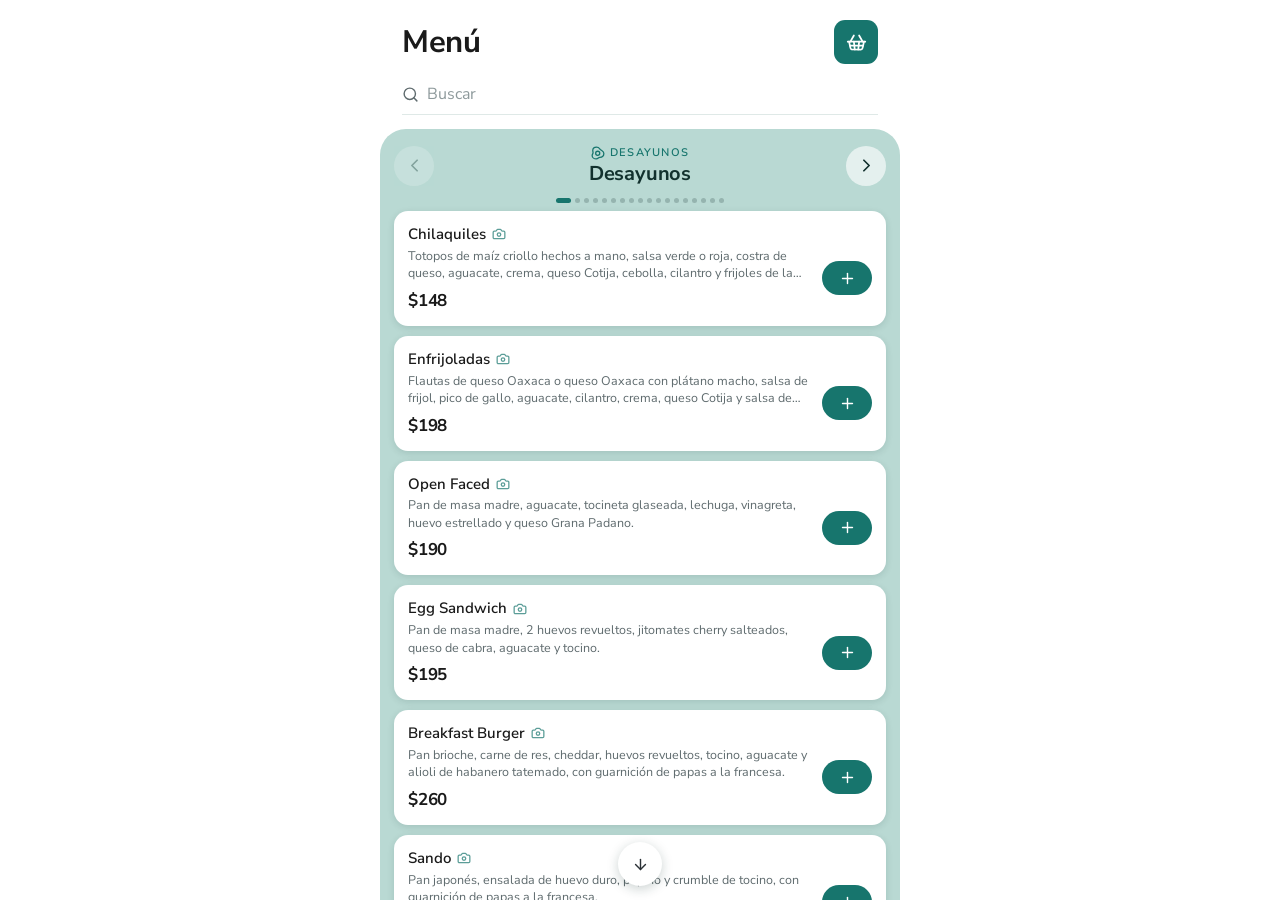
<file: index.html>
<!DOCTYPE html>
<html lang="es">
<head>
<meta property="og:type" content="website">
<meta property="og:site_name" content="Petit Roquefort">
<meta property="og:title" content="Menú | Petit Roquefort">
<meta property="og:description" content="Consulta los platillos y estima tu consumo.">
<meta property="og:url" content="https://baruchsilva.github.io/pr-menu/">
<meta property="og:image" content="https://baruchsilva.github.io/pr-menu/img/og.jpg">
<meta property="og:image:width" content="1200">
<meta property="og:image:height" content="630">
<meta property="og:locale" content="es_MX">
<meta charset="UTF-8">
<meta name="viewport" content="width=device-width, initial-scale=1, viewport-fit=cover">
<title>Menú | Petit Roquefort</title>
<meta name="description" content="Menú de Petit Roquefort. Consulta los platillos y estima tu consumo.">
<meta name="theme-color" content="#12312e">
<meta name="robots" content="noindex">
<link rel="icon" href="img/categorias/desayunos.svg" type="image/svg+xml">
<link rel="preconnect" href="https://fonts.googleapis.com">
<link rel="preconnect" href="https://fonts.gstatic.com" crossorigin>
<link href="https://fonts.googleapis.com/css2?family=Nunito+Sans:wght@400;600;700&display=swap" rel="stylesheet">
<link rel="stylesheet" href="assets/css/menu.css">
<!-- Iconografía: Lucide - Copyright (c) Lucide Contributors - ISC License -->
</head>
<body>
<svg width="0" height="0" style="position:absolute" aria-hidden="true" focusable="false"><defs>
<symbol id="i-search" viewBox="0 0 24 24"><path d="m21 21-4.34-4.34"/><circle cx="11" cy="11" r="8"/></symbol>
<symbol id="i-basket" viewBox="0 0 24 24"><path d="m15 11-1 9"/><path d="m19 11-4-7"/><path d="M2 11h20"/><path d="m3.5 11 1.6 7.4a2 2 0 0 0 2 1.6h9.8a2 2 0 0 0 2-1.6l1.7-7.4"/><path d="M4.5 15.5h15"/><path d="m5 11 4-7"/><path d="m9 11 1 9"/></symbol>
<symbol id="i-left" viewBox="0 0 24 24"><path d="m15 18-6-6 6-6"/></symbol>
<symbol id="i-right" viewBox="0 0 24 24"><path d="m9 18 6-6-6-6"/></symbol>
<symbol id="i-down" viewBox="0 0 24 24"><path d="M12 5v14"/><path d="m19 12-7 7-7-7"/></symbol>
<symbol id="i-plus" viewBox="0 0 24 24"><path d="M5 12h14"/><path d="M12 5v14"/></symbol>
<symbol id="i-minus" viewBox="0 0 24 24"><path d="M5 12h14"/></symbol>
<symbol id="i-trash" viewBox="0 0 24 24"><path d="M10 11v6"/><path d="M14 11v6"/><path d="M19 6v14a2 2 0 0 1-2 2H7a2 2 0 0 1-2-2V6"/><path d="M3 6h18"/><path d="M8 6V4a2 2 0 0 1 2-2h4a2 2 0 0 1 2 2v2"/></symbol>
<symbol id="i-camera" viewBox="0 0 24 24"><path d="M13.997 4a2 2 0 0 1 1.76 1.05l.486.9A2 2 0 0 0 18.003 7H20a2 2 0 0 1 2 2v9a2 2 0 0 1-2 2H4a2 2 0 0 1-2-2V9a2 2 0 0 1 2-2h1.997a2 2 0 0 0 1.759-1.048l.489-.904A2 2 0 0 1 10.004 4z"/><circle cx="12" cy="13" r="3"/></symbol>
<symbol id="i-imgoff" viewBox="0 0 24 24"><line x1="2" x2="22" y1="2" y2="22"/><path d="M10.41 10.41a2 2 0 1 1-2.83-2.83"/><line x1="13.5" x2="6" y1="13.5" y2="21"/><line x1="18" x2="21" y1="12" y2="15"/><path d="M3.59 3.59A1.99 1.99 0 0 0 3 5v14a2 2 0 0 0 2 2h14c.55 0 1.052-.22 1.41-.59"/><path d="M21 15V5a2 2 0 0 0-2-2H9"/></symbol>
<symbol id="i-egg" viewBox="0 0 24 24"><circle cx="11.5" cy="12.5" r="3.5"/><path d="M3 8c0-3.5 2.5-6 6.5-6 5 0 4.83 3 7.5 5s5 2 5 6c0 4.5-2.5 6.5-7 6.5-2.5 0-2.5 2.5-6 2.5s-7-2-7-5.5c0-3 1.5-3 1.5-5C3.5 10 3 9 3 8Z"/></symbol>
<symbol id="i-sandwich" viewBox="0 0 24 24"><path d="m2.37 11.223 8.372-6.777a2 2 0 0 1 2.516 0l8.371 6.777"/><path d="M21 15a1 1 0 0 1 1 1v2a1 1 0 0 1-1 1h-5.25"/><path d="M3 15a1 1 0 0 0-1 1v2a1 1 0 0 0 1 1h9"/><path d="m6.67 15 6.13 4.6a2 2 0 0 0 2.8-.4l3.15-4.2"/><rect width="20" height="4" x="2" y="11" rx="1"/></symbol>
<symbol id="i-coffee" viewBox="0 0 24 24"><path d="M10 2v2"/><path d="M14 2v2"/><path d="M16 8a1 1 0 0 1 1 1v8a4 4 0 0 1-4 4H7a4 4 0 0 1-4-4V9a1 1 0 0 1 1-1h14a4 4 0 1 1 0 8h-1"/><path d="M6 2v2"/></symbol>
<symbol id="i-beer" viewBox="0 0 24 24"><path d="M17 11h1a3 3 0 0 1 0 6h-1"/><path d="M9 12v6"/><path d="M13 12v6"/><path d="M14 7.5c-1 0-1.44.5-3 .5s-2-.5-3-.5-1.72.5-2.5.5a2.5 2.5 0 0 1 0-5c.78 0 1.57.5 2.5.5S9.44 2 11 2s2 1.5 3 1.5 1.72-.5 2.5-.5a2.5 2.5 0 0 1 0 5c-.78 0-1.5-.5-2.5-.5Z"/><path d="M5 8v12a2 2 0 0 0 2 2h8a2 2 0 0 0 2-2V8"/></symbol>
<symbol id="i-circleplus" viewBox="0 0 24 24"><circle cx="12" cy="12" r="10"/><path d="M8 12h8"/><path d="M12 8v8"/></symbol>
<symbol id="i-x" viewBox="0 0 24 24"><path d="M18 6 6 18"/><path d="m6 6 12 12"/></symbol>
</defs></svg>
<div class="app">

  <section class="screen" id="scMenu" aria-label="Menú">
    <div class="head">
      <div class="hrow">
        <h1>Menú</h1>
        <button type="button" class="bskt" id="bskt" aria-label="Ver mi estimado">
          <svg class="ic" aria-hidden="true"><use href="#i-basket"/></svg>
          <span class="bd" id="badge"></span>
        </button>
      </div>
      <div class="sf">
        <svg class="ic sm" aria-hidden="true"><use href="#i-search"/></svg>
        <label class="sr-only" for="q">Buscar platillo o ingrediente</label>
        <input id="q" type="search" placeholder="Buscar" autocomplete="off" enterkeyhint="search">
      </div>
    </div>
    <div class="body">
      <nav class="catnav" id="catnav" aria-label="Categorías"></nav>
      <div class="scrollzone">
        <div class="list" id="list"></div>
        <button type="button" class="hint hide" id="hint" aria-label="Ver más platillos">
          <svg class="ic sm" aria-hidden="true"><use href="#i-down"/></svg>
        </button>
      </div>
    </div>
  </section>

  <section class="screen off" id="scDet" aria-label="Detalle del platillo"></section>
  <section class="screen off" id="scEst" aria-label="Mi estimado"></section>

  <p class="sr-only" id="aviso" role="status" aria-live="polite"></p>

  <div class="ovs" id="ovs">
    <div class="sheet" id="sheet" role="dialog" aria-modal="true" aria-labelledby="hoja-titulo"></div>
  </div>

</div>

<script src="data/menu-data.js"></script>
<script src="data/fotos.js"></script>
<script src="assets/js/menu.js"></script>
</body>
</html>
</file>
<file: assets/css/menu.css>
/* ============================================================
   Petit Roquefort — Menú web (MVP)
   Iconografía: Lucide (https://lucide.dev) — ISC License
   ============================================================ */

:root{
  --mint:#b9d9d3;
  --ink:#12312e;
  --ink2:#1a1a1a;
  --muted:#5f6b6e;
  --teal:#17756d;
  --tealdk:#105a53;
  --mintsoft:#e6f2ef;
  --line:#dfe9e7;
  --card:#fff;
  --radius:12px;
  --font:"Nunito Sans",-apple-system,BlinkMacSystemFont,"Segoe UI",sans-serif;
}

*{box-sizing:border-box;}
html,body{height:100%;margin:0;}
body{
  font-family:var(--font);
  background:var(--card);
  color:var(--ink2);
  -webkit-font-smoothing:antialiased;
  overscroll-behavior-y:none;
}

.app{
  position:relative;
  width:100%;
  max-width:520px;
  margin:0 auto;
  height:100dvh;
  overflow:hidden;
  background:var(--card);
}

/* ---------- Iconos ---------- */
.ic{width:21px;height:21px;fill:none;stroke:currentColor;stroke-width:2;
    stroke-linecap:round;stroke-linejoin:round;flex-shrink:0;}
.ic.sm{width:17px;height:17px;}
.ic.xs{width:14px;height:14px;stroke-width:2.2;}
.ic.lg{width:24px;height:24px;}

/* ---------- Pantallas ---------- */
.screen{
  position:absolute;inset:0;
  display:flex;flex-direction:column;
  background:var(--card);
  transition:transform .26s cubic-bezier(.32,.72,0,1);
  /* Confina los z-index internos: sin esto, la flecha de scroll del listado
     (z-index:5) se pinta por encima de las pantallas de detalle y estimado. */
  isolation:isolate;
}
.screen.off{transform:translateX(100%);}
@media (prefers-reduced-motion:reduce){
  .screen{transition:none;}
}

/* ---------- Cabecera ---------- */
.head{padding:20px 22px 14px;flex-shrink:0;}
.hrow{display:flex;align-items:center;justify-content:space-between;margin-bottom:10px;}
.head h1{font-size:31px;font-weight:700;letter-spacing:-.4px;margin:0;}
.bskt{
  position:relative;width:44px;height:44px;border-radius:11px;border:none;
  background:var(--teal);color:#fff;cursor:pointer;
  display:flex;align-items:center;justify-content:center;
}
.bskt:active{background:var(--tealdk);}
.bd{
  position:absolute;top:-5px;right:-5px;min-width:20px;height:20px;border-radius:10px;
  background:var(--ink2);color:#fff;font-size:11px;font-weight:700;
  display:flex;align-items:center;justify-content:center;padding:0 5px;
}
.bd:empty{display:none;}

.sf{display:flex;align-items:center;gap:6px;border-bottom:1.5px solid var(--line);color:var(--muted);}
.sf input{
  flex:1;min-height:40px;border:none;background:none;padding:9px 2px;
  font-size:16px;font-family:inherit;color:var(--ink2);outline:none;
}
.sf input::placeholder{color:#8d999b;}
.sf:focus-within{border-bottom-color:var(--teal);}

/* ---------- Cuerpo del menú ---------- */
.body{
  flex:1;background:var(--mint);border-radius:26px 26px 0 0;
  display:flex;flex-direction:column;overflow:hidden;
}
.catnav{display:flex;align-items:center;gap:8px;padding:16px 14px 10px;flex-shrink:0;}
.arw{
  width:40px;height:40px;border-radius:50%;border:none;
  background:rgba(255,255,255,.62);color:var(--ink);cursor:pointer;flex-shrink:0;
  display:flex;align-items:center;justify-content:center;
}
.arw:active{background:#fff;}
.arw:disabled{opacity:.32;cursor:default;}
.cnm{flex:1;text-align:center;min-width:0;}
.cnm .g{
  display:flex;align-items:center;justify-content:center;gap:5px;
  font-size:11px;font-weight:600;letter-spacing:1.3px;text-transform:uppercase;
  color:var(--teal);margin-bottom:2px;
}
.cnm .c{display:block;font-size:20px;font-weight:700;color:var(--ink);letter-spacing:-.2px;line-height:1.2;}
.dots{display:flex;justify-content:center;gap:4px;padding:0 0 8px;flex-wrap:wrap;}
.dot{width:5px;height:5px;border-radius:50%;background:rgba(18,49,46,.22);}
.dot.on{background:var(--teal);width:15px;border-radius:3px;}

/* ---------- Listado ---------- */
.scrollzone{position:relative;flex:1;overflow:hidden;}
.list{
  height:100%;overflow-y:auto;padding:2px 14px 22px;
  scrollbar-width:none;-ms-overflow-style:none;-webkit-overflow-scrolling:touch;
}
.list::-webkit-scrollbar{display:none;width:0;height:0;}

.hint{
  position:absolute;left:50%;bottom:14px;transform:translateX(-50%);
  width:44px;height:44px;border-radius:50%;border:none;
  background:#fff;color:#2b3136;cursor:pointer;
  display:flex;align-items:center;justify-content:center;
  box-shadow:0 3px 12px rgba(18,49,46,.22);
  opacity:1;transition:opacity .2s ease;z-index:5;
  animation:bob 1.9s ease-in-out infinite;
}
.hint.hide{opacity:0;pointer-events:none;}
.dwrap .hint{bottom:20px;}
@keyframes bob{0%,100%{margin-bottom:0;}50%{margin-bottom:5px;}}
@media (prefers-reduced-motion:reduce){.hint{animation:none;}}

.cnote{
  display:flex;align-items:flex-start;gap:7px;
  font-size:12.5px;line-height:1.45;color:#264945;margin:0 0 11px;
  padding:10px 12px;background:rgba(255,255,255,.55);border-radius:11px;
}
.cnote .ic{color:var(--teal);margin-top:1px;}

.item{
  display:flex;align-items:center;gap:12px;
  background:var(--card);border-radius:14px;padding:14px;margin-bottom:10px;
  box-shadow:0 2px 7px rgba(18,49,46,.13);
  cursor:pointer;text-align:left;width:100%;border:none;font-family:inherit;
}
.item.mini{padding:11px 14px;}
.item .info{flex:1;min-width:0;}
.item .nm{
  display:flex;align-items:center;gap:6px;
  font-size:15px;font-weight:600;margin:0 0 3px;line-height:1.25;color:var(--ink2);
}
.item .nm .ic{color:var(--teal);opacity:.7;}
.item .ds{
  font-size:12.5px;line-height:1.4;color:var(--muted);margin:0 0 7px;
  display:-webkit-box;-webkit-line-clamp:2;-webkit-box-orient:vertical;overflow:hidden;
}
.item.mini .ds{margin:0 0 5px;}
.item .pz{font-size:17px;font-weight:700;letter-spacing:-.2px;color:var(--ink2);}
.item .pz small{font-size:11px;font-weight:400;color:var(--muted);margin-left:3px;}

.ctl{flex-shrink:0;display:flex;flex-direction:column;align-items:center;gap:6px;}
.qn{font-size:13px;font-weight:700;color:var(--teal);min-height:14px;line-height:1;}
.step{display:flex;align-items:center;gap:6px;}
.step button{
  width:36px;height:34px;border-radius:17px;border:none;
  background:var(--teal);color:#fff;cursor:pointer;
  display:flex;align-items:center;justify-content:center;
}
.step button:active{background:var(--tealdk);}
.step.solo button{width:50px;}

.empty{padding:40px 20px;text-align:center;color:#2f4f4b;font-size:14.5px;line-height:1.6;}

/* ---------- Detalle ---------- */
.dwrap{position:relative;flex:1;overflow:hidden;}
.dscroll{height:100%;overflow-y:auto;scrollbar-width:none;-webkit-overflow-scrolling:touch;}
.dscroll::-webkit-scrollbar{display:none;width:0;}
.dhero{position:relative;width:100%;aspect-ratio:1/1;background:var(--mintsoft);}
.dhero img{width:100%;height:100%;object-fit:cover;display:block;}
.dback{
  position:absolute;top:16px;left:16px;width:44px;height:44px;border-radius:11px;border:none;
  background:var(--teal);color:#fff;cursor:pointer;
  display:flex;align-items:center;justify-content:center;
  box-shadow:0 2px 8px rgba(0,0,0,.22);z-index:3;
}
.dgen{
  position:absolute;bottom:10px;right:12px;display:flex;align-items:center;gap:5px;
  background:rgba(18,49,46,.74);color:#fff;font-size:10.5px;padding:4px 9px;border-radius:9px;
}
.dbody{padding:20px 22px 22px;}
.dtop{display:flex;align-items:flex-start;justify-content:space-between;gap:14px;margin-bottom:4px;}
.dbody h2{font-size:21px;font-weight:700;margin:0;line-height:1.25;letter-spacing:-.3px;}
.dcat{
  display:flex;align-items:center;gap:6px;font-size:11px;font-weight:600;
  letter-spacing:1.2px;text-transform:uppercase;color:var(--teal);margin:0 0 6px;
}
.dpz{font-size:20px;font-weight:700;white-space:nowrap;}
.dpz small{display:block;font-size:11px;font-weight:400;color:var(--muted);text-align:right;}
.ddesc{font-size:15px;line-height:1.62;color:#3d4749;margin:14px 0 0;}
.ddesc.na{font-style:italic;color:var(--muted);font-size:14px;}
.ddesc.libre{font-size:13.5px;color:var(--teal);}
.dext{margin-top:18px;padding:14px 15px;background:var(--mintsoft);border-radius:var(--radius);}
.dext h3{
  font-size:11px;font-weight:700;letter-spacing:1.2px;text-transform:uppercase;
  color:var(--teal);margin:0 0 9px;
}
.dext .er{display:flex;justify-content:space-between;gap:12px;font-size:13.5px;padding:4px 0;color:#3d4749;}
.dext .er b{font-weight:700;color:var(--ink2);white-space:nowrap;}

.dfoot{
  flex-shrink:0;padding:12px 20px calc(18px + env(safe-area-inset-bottom));
  box-shadow:0 -3px 12px rgba(18,49,46,.07);
  display:flex;align-items:center;gap:12px;background:var(--card);
}
.dstep{display:flex;align-items:center;gap:8px;background:var(--mintsoft);border-radius:var(--radius);padding:6px 8px;}
.dstep button{
  width:34px;height:38px;border:none;background:none;color:var(--teal);cursor:pointer;
  display:flex;align-items:center;justify-content:center;
}
.dstep span{font-size:16px;font-weight:700;min-width:18px;text-align:center;}
.dadd{
  flex:1;min-height:52px;border:none;border-radius:var(--radius);
  background:var(--teal);color:#fff;font-family:inherit;font-size:15.5px;font-weight:700;
  cursor:pointer;display:flex;align-items:center;justify-content:center;gap:8px;
}
.dadd:active{background:var(--tealdk);}

/* ---------- Estimado ---------- */
.ehead{padding:20px 22px 14px;flex-shrink:0;display:flex;align-items:center;gap:14px;}
.ehead h2{font-size:26px;font-weight:700;margin:0;letter-spacing:-.4px;}
.eback{
  width:44px;height:44px;border-radius:11px;border:none;background:var(--teal);color:#fff;
  cursor:pointer;flex-shrink:0;display:flex;align-items:center;justify-content:center;
}
.ebody{
  flex:1;background:var(--mint);border-radius:26px 26px 0 0;overflow-y:auto;
  padding:16px 14px calc(20px + env(safe-area-inset-bottom));scrollbar-width:none;
}
.ebody::-webkit-scrollbar{display:none;width:0;}
.line{
  display:flex;align-items:center;gap:10px;background:#fff;border-radius:var(--radius);
  padding:12px 14px;margin-bottom:9px;box-shadow:0 2px 7px rgba(18,49,46,.12);
}
.li{flex:1;min-width:0;}
.ln{font-size:14px;font-weight:600;margin:0;line-height:1.3;}
.lm{font-size:11.5px;color:var(--muted);margin:3px 0 0;line-height:1.4;}
.lp{font-size:15px;font-weight:700;white-space:nowrap;}
.lq{display:flex;align-items:center;gap:4px;}
.lq button{
  width:30px;height:30px;border-radius:15px;border:none;
  background:var(--mintsoft);color:var(--teal);cursor:pointer;
  display:flex;align-items:center;justify-content:center;
}
.lq span{min-width:16px;text-align:center;font-weight:700;font-size:13px;}

.tot{background:#fff;border-radius:14px;padding:17px;margin-top:4px;box-shadow:0 2px 7px rgba(18,49,46,.12);}
.row{display:flex;justify-content:space-between;align-items:baseline;gap:12px;padding:7px 0;}
.row.sub{border-bottom:1px solid var(--line);padding-bottom:12px;margin-bottom:6px;}
.row .lbl{font-size:14px;color:var(--muted);}
.row.sub .lbl{font-size:15.5px;font-weight:700;color:var(--ink2);}
.row .val{font-size:17px;font-weight:700;white-space:nowrap;}
.row.hi .val{color:var(--teal);}
.tn{font-size:11.5px;color:var(--muted);display:block;font-weight:400;}
.disc{
  font-size:12px;line-height:1.55;color:#2f4f4b;margin:14px 0 0;
  padding:13px 14px;background:rgba(255,255,255,.55);border-radius:var(--radius);
}
.rst{
  width:100%;min-height:46px;margin-top:11px;border:none;border-radius:var(--radius);
  background:rgba(255,255,255,.62);color:#2f4f4b;font-family:inherit;
  font-size:13.5px;font-weight:700;cursor:pointer;
  display:flex;align-items:center;justify-content:center;gap:7px;
}

/* ---------- Hoja de opciones ---------- */
.ovs{
  position:absolute;inset:0;background:rgba(18,49,46,.55);
  display:none;align-items:flex-end;justify-content:center;z-index:40;
}
.ovs.open{display:flex;}
.sheet{
  background:var(--card);width:100%;max-width:520px;border-radius:22px 22px 0 0;
  max-height:82%;display:flex;flex-direction:column;
  animation:rise .24s cubic-bezier(.32,.72,0,1);
}
@keyframes rise{from{transform:translateY(24px);opacity:.5;}to{transform:none;opacity:1;}}
@media (prefers-reduced-motion:reduce){.sheet{animation:none;}}
.shh{padding:18px 20px 12px;display:flex;align-items:flex-start;justify-content:space-between;gap:12px;flex-shrink:0;}
.sheet h3{font-size:19px;font-weight:700;margin:0;line-height:1.25;letter-spacing:-.2px;}
.close{
  flex-shrink:0;width:36px;height:36px;border-radius:50%;border:none;
  background:var(--mintsoft);color:var(--teal);cursor:pointer;
  display:flex;align-items:center;justify-content:center;
}
.shb{padding:2px 20px calc(20px + env(safe-area-inset-bottom));overflow-y:auto;scrollbar-width:none;}
.shb::-webkit-scrollbar{display:none;width:0;}
.og{margin-bottom:16px;}
.og>p{
  font-size:11px;font-weight:700;letter-spacing:1.1px;text-transform:uppercase;
  color:var(--teal);margin:0 0 9px;
}
.opt{
  display:flex;align-items:center;gap:11px;min-height:48px;
  background:var(--mintsoft);border:1.5px solid transparent;border-radius:var(--radius);
  padding:11px 14px;margin-bottom:8px;cursor:pointer;font-size:14.5px;
}
.opt:has(input:checked){border-color:var(--teal);background:#fff;}
.opt input{width:20px;height:20px;accent-color:var(--teal);flex-shrink:0;}
.on2{flex:1;}
.op{font-weight:700;white-space:nowrap;}
.conf{
  width:100%;min-height:52px;border:none;border-radius:var(--radius);
  background:var(--teal);color:#fff;font-family:inherit;font-size:15.5px;font-weight:700;
  cursor:pointer;display:flex;align-items:center;justify-content:center;gap:8px;
}
.conf:active{background:var(--tealdk);}

/* ---------- Foco visible ---------- */
:where(button,a,input,label.opt):focus-visible{
  outline:3px solid var(--teal);
  outline-offset:2px;
}
.dback:focus-visible,.bskt:focus-visible,.eback:focus-visible,.dadd:focus-visible,.conf:focus-visible{
  outline-color:var(--ink2);
}

.sr-only{
  position:absolute;width:1px;height:1px;padding:0;margin:-1px;
  overflow:hidden;clip:rect(0 0 0 0);white-space:nowrap;border:0;
}

/* ---------- 404 ---------- */
.err{
  height:100dvh;display:flex;flex-direction:column;align-items:center;justify-content:center;
  background:var(--mint);text-align:center;padding:32px 26px;gap:4px;
}
.err .code{font-size:72px;font-weight:700;color:var(--teal);line-height:1;letter-spacing:-2px;}
.err h1{font-size:24px;font-weight:700;margin:14px 0 0;color:var(--ink);letter-spacing:-.3px;}
.err p{font-size:15px;line-height:1.6;color:#2f4f4b;margin:10px 0 24px;max-width:34ch;}
.err a{
  min-height:52px;padding:0 28px;border-radius:var(--radius);background:var(--teal);color:#fff;
  font-size:15.5px;font-weight:700;text-decoration:none;
  display:inline-flex;align-items:center;justify-content:center;gap:8px;
}
.err a:active{background:var(--tealdk);}
</file>
